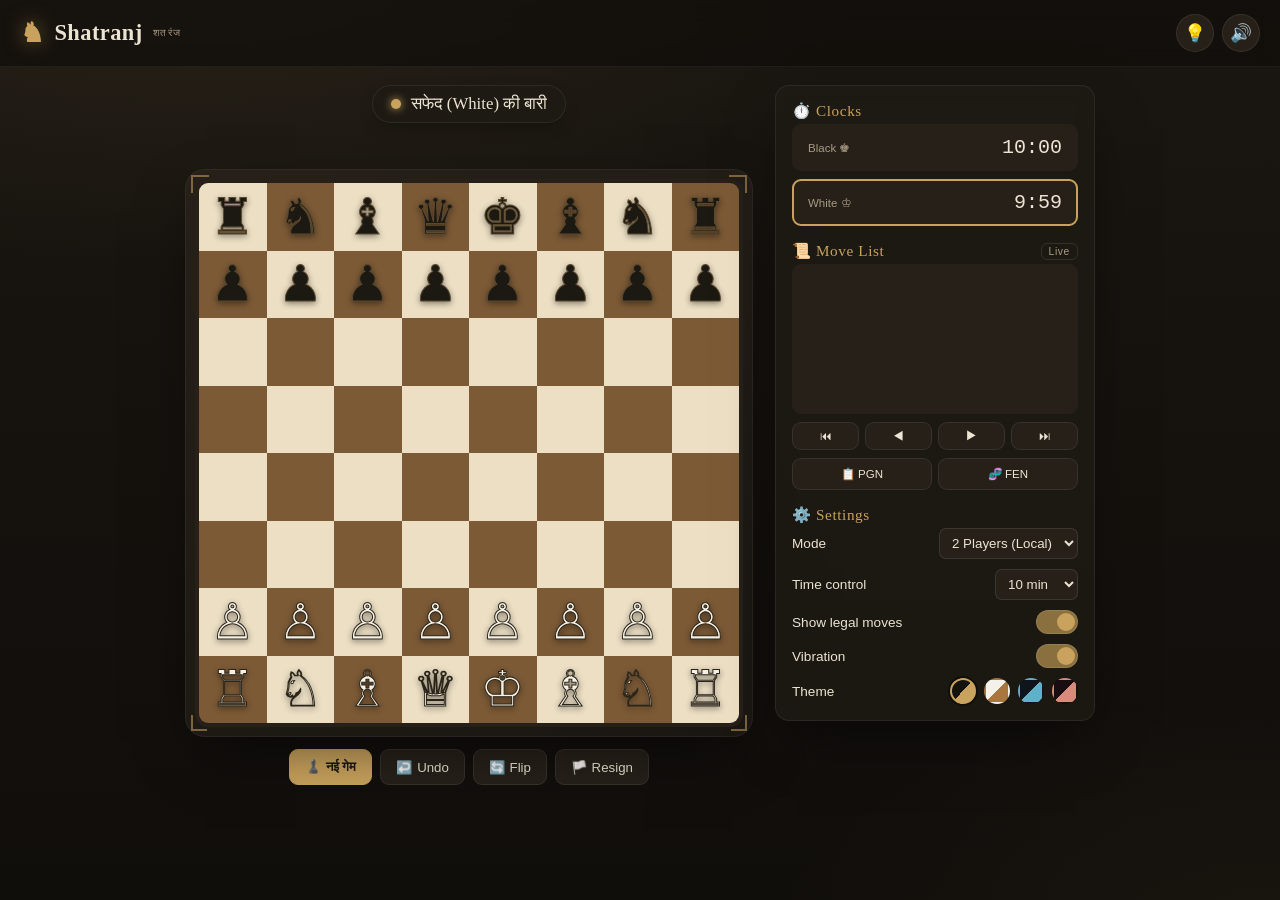
<file: index.html>
<!DOCTYPE html>
<html lang="hi">
<head>
<meta charset="UTF-8">
<meta name="viewport" content="width=device-width, initial-scale=1, maximum-scale=1, viewport-fit=cover">
<title>Shatranj — शतरंज</title>
<meta name="description" content="A complete offline-capable chess app with a non-blocking AI opponent, timers, PGN export, move navigation and more.">
<meta name="theme-color" content="#15120e">
<link rel="manifest" href="manifest.json">
<link rel="icon" href="data:image/svg+xml,%3Csvg xmlns='http://www.w3.org/2000/svg' viewBox='0 0 100 100'%3E%3Crect width='100' height='100' fill='%2315120e'/%3E%3Ctext x='50' y='72' font-size='62' text-anchor='middle' fill='%23c9a35d'%3E♞%3C/text%3E%3C/svg%3E">
<link rel="apple-touch-icon" href="data:image/svg+xml,%3Csvg xmlns='http://www.w3.org/2000/svg' viewBox='0 0 100 100'%3E%3Crect width='100' height='100' fill='%2315120e'/%3E%3Ctext x='50' y='72' font-size='62' text-anchor='middle' fill='%23c9a35d'%3E♞%3C/text%3E%3C/svg%3E">
<style>
:root{
  --bg:#100e0b; --bg2:#1a1611; --panel:#1f1b15cc; --panel2:#262019;
  --ink:#ece4d3; --ink-dim:#a89a82; --gold:#c9a35d; --gold-dim:#8a703f; --gold-bright:#e6c07f;
  --light-sq:#ecdfc4; --dark-sq:#7c5a36;
  --sel:#6fa56f; --move-dot:rgba(20,20,20,.4); --capture-ring:#c0524a;
  --check:#d1554a; --lastmove:rgba(201,163,93,.38);
  --radius:14px; --radius-sm:9px;
  --serif:'Iowan Old Style',Georgia,'Times New Roman',serif;
  --sans:-apple-system,BlinkMacSystemFont,'Segoe UI',Roboto,sans-serif;
  --mono:'SF Mono','Courier New',Courier,monospace;
  --shadow:0 24px 60px -20px rgba(0,0,0,.65);
}
[data-theme="ivory"]{
  --bg:#eee8da; --bg2:#f7f2e6; --panel:#fffdf8dd; --panel2:#e9e1cc;
  --ink:#2a2419; --ink-dim:#7a6f59; --gold:#9a6a34; --gold-dim:#c8a26a; --gold-bright:#7a531f;
  --light-sq:#f6efdc; --dark-sq:#b3865a;
  --check:#a8403a; --lastmove:rgba(154,106,52,.28);
}
[data-theme="slate"]{
  --bg:#0c1119; --bg2:#131c26; --panel:#171e27dd; --panel2:#1f2731;
  --ink:#dbe6ee; --ink-dim:#8295a6; --gold:#5fb0c9; --gold-dim:#3d7d8f; --gold-bright:#8fd6e8;
  --light-sq:#c9d6de; --dark-sq:#3f5c74;
  --check:#e07a68; --lastmove:rgba(95,176,201,.32);
}
[data-theme="rosewood"]{
  --bg:#180d10; --bg2:#221317; --panel:#25141addd; --panel2:#2d181e;
  --ink:#f0e2e0; --ink-dim:#ad8d92; --gold:#d88b7a; --gold-dim:#a85d52; --gold-bright:#f0a894;
  --light-sq:#ecd8ce; --dark-sq:#7a3d3a;
  --check:#ff6a5a; --lastmove:rgba(216,139,122,.32);
}
*{box-sizing:border-box; -webkit-tap-highlight-color:transparent;}
html,body{height:100%;}
body{
  margin:0; color:var(--ink); font-family:var(--sans);
  min-height:100vh; min-height:100dvh; display:flex; flex-direction:column;
  background:
    radial-gradient(1200px 600px at 15% -10%, color-mix(in srgb, var(--gold) 10%, transparent), transparent 60%),
    radial-gradient(900px 500px at 100% 110%, color-mix(in srgb, var(--gold) 6%, transparent), transparent 60%),
    linear-gradient(180deg, var(--bg2), var(--bg));
  transition:background .35s,color .35s;
}
header{
  padding:14px 20px; display:flex; align-items:center; justify-content:space-between;
  border-bottom:1px solid rgba(255,255,255,.06);
  position:sticky; top:0; z-index:20; backdrop-filter:blur(10px);
  background:color-mix(in srgb, var(--bg) 70%, transparent);
}
header h1{
  font-family:var(--serif); font-weight:700; font-size:1.4rem; margin:0;
  letter-spacing:.02em; display:flex; align-items:center; gap:10px;
}
header h1 .pc{color:var(--gold); font-size:1.7rem; filter:drop-shadow(0 0 10px color-mix(in srgb, var(--gold) 50%, transparent));}
header h1 .sub{font-size:.6rem; color:var(--ink-dim); font-weight:400; letter-spacing:.15em; text-transform:uppercase;}
.hdr-tools{display:flex; gap:8px;}
.icon-btn{
  background:var(--panel2); border:1px solid rgba(255,255,255,.08); color:var(--ink);
  width:38px; height:38px; border-radius:50%; display:flex; align-items:center; justify-content:center;
  cursor:pointer; font-size:1.1rem; transition:transform .15s, background .15s; position:relative;
}
.icon-btn:hover{background:var(--gold-dim); transform:translateY(-1px);}
.icon-btn:active{transform:scale(.92);}
.icon-btn .dot-badge{position:absolute; top:2px; right:2px; width:8px; height:8px; border-radius:50%; background:var(--check); display:none;}

main{
  flex:1; display:flex; gap:22px; padding:18px; max-width:1180px; margin:0 auto; width:100%;
  align-items:flex-start; flex-wrap:wrap; justify-content:center;
}
.board-col{display:flex; flex-direction:column; align-items:center; gap:12px; flex:0 0 auto;}

.status-bar{
  display:flex; align-items:center; gap:10px; font-family:var(--serif); font-size:1.05rem;
  background:var(--panel); padding:8px 18px; border-radius:999px; border:1px solid rgba(255,255,255,.07);
  min-height:20px; box-shadow:0 6px 18px -8px rgba(0,0,0,.5);
}
.status-dot{width:10px; height:10px; border-radius:50%; background:var(--gold); box-shadow:0 0 8px var(--gold);}
.status-dot.think{animation:pulse 1s infinite;}
@keyframes pulse{0%,100%{opacity:1;}50%{opacity:.25;}}

.board-frame{
  position:relative; padding:14px; border-radius:calc(var(--radius) + 6px);
  background:linear-gradient(155deg, var(--panel2), var(--bg2));
  box-shadow:var(--shadow), inset 0 0 0 1px rgba(255,255,255,.05);
}
.board-frame::before, .board-frame::after,
.board-frame .cnr-br, .board-frame .cnr-bl{
  content:""; position:absolute; width:16px; height:16px; border:2px solid var(--gold); opacity:.55; pointer-events:none;
}
.board-frame::before{top:6px; left:6px; border-right:none; border-bottom:none;}
.board-frame::after{top:6px; right:6px; border-left:none; border-bottom:none;}
.board-frame .cnr-bl{bottom:6px; left:6px; border-right:none; border-top:none;}
.board-frame .cnr-br{bottom:6px; right:6px; border-left:none; border-top:none;}
.board-wrap{position:relative; width:min(92vw, 540px); aspect-ratio:1/1;}
#board{
  display:grid; grid-template-columns:repeat(8,1fr); grid-template-rows:repeat(8,1fr);
  width:100%; height:100%; border-radius:var(--radius-sm); overflow:hidden;
  box-shadow:0 0 0 4px var(--panel2);
}
.sq{
  position:relative; display:flex; align-items:center; justify-content:center;
  user-select:none; cursor:pointer;
}
.sq.light{background:var(--light-sq);}
.sq.dark{background:var(--dark-sq);}
.sq.lastmove::before{content:"";position:absolute; inset:0; background:var(--lastmove);}
.sq.sel::before{content:"";position:absolute; inset:0; background:rgba(111,165,111,.45);}
.sq.check::before{content:"";position:absolute; inset:0; box-shadow:inset 0 0 0 4px var(--check); border-radius:4px; animation:checkpulse 1s infinite;}
@keyframes checkpulse{0%,100%{box-shadow:inset 0 0 0 4px var(--check);}50%{box-shadow:inset 0 0 0 6px var(--check);}}
.sq .dot{
  position:absolute; width:26%; height:26%; border-radius:50%; background:var(--move-dot); pointer-events:none;
}
.sq .ring{
  position:absolute; inset:6%; border-radius:50%; box-shadow:inset 0 0 0 4px var(--capture-ring); pointer-events:none;
}
.sq .hintmark{position:absolute; inset:8%; border-radius:50%; box-shadow:0 0 0 3px var(--gold-bright); pointer-events:none; animation:hintfade 1.4s ease-out forwards;}
@keyframes hintfade{0%{opacity:1; transform:scale(.7);}30%{opacity:1; transform:scale(1);}100%{opacity:0; transform:scale(1.1);}}
.piece{
  font-size:clamp(28px, 8vw, 50px); line-height:1; filter:drop-shadow(0 2px 3px rgba(0,0,0,.45));
  pointer-events:none; animation:pop-in .16s ease-out;
}
@keyframes pop-in{from{transform:scale(.55); opacity:.4;}to{transform:scale(1); opacity:1;}}
.piece.white{color:#f5f1e6; -webkit-text-stroke:1px #2b2418;}
.piece.black{color:#1c1812; -webkit-text-stroke:1px #5c4a2e;}
.sq.dragging .piece{opacity:0;}
.drag-ghost{
  position:fixed; pointer-events:none; z-index:999; font-size:clamp(28px,8vw,50px);
  transform:translate(-50%,-50%) scale(1.12); filter:drop-shadow(0 8px 14px rgba(0,0,0,.55));
}
.coord-file, .coord-rank{
  position:absolute; font-family:var(--mono); font-size:.6rem; color:var(--ink-dim); opacity:.85; pointer-events:none;
}

.captured{display:flex; gap:14px; width:min(92vw,540px); justify-content:space-between; align-items:center;}
.captured .side{display:flex; flex-wrap:wrap; gap:1px; min-height:22px; font-size:1.15rem;}
.captured .adv{font-family:var(--mono); font-size:.75rem; color:var(--gold); align-self:center; min-width:32px; text-align:center;}

.controls-row{display:flex; gap:8px; flex-wrap:wrap; justify-content:center;}
.btn{
  background:var(--panel2); color:var(--ink); border:1px solid rgba(255,255,255,.08);
  padding:9px 15px; border-radius:9px; cursor:pointer; font-family:var(--sans); font-size:.83rem;
  display:flex; align-items:center; gap:6px; transition:background .15s, transform .1s, box-shadow .15s;
}
.btn:hover{background:var(--gold-dim); color:#1a1812; box-shadow:0 4px 14px -6px rgba(0,0,0,.5);}
.btn:active{transform:scale(.96);}
.btn.primary{background:var(--gold); color:#1a1812; border-color:var(--gold); font-weight:600;}
.btn:disabled{opacity:.4; cursor:not-allowed; transform:none;}

.side-panel{
  width:min(92vw, 320px); background:var(--panel); border:1px solid rgba(255,255,255,.07);
  border-radius:var(--radius); padding:16px; display:flex; flex-direction:column; gap:16px;
  backdrop-filter:blur(8px); box-shadow:var(--shadow);
}
.panel-title{font-family:var(--serif); font-size:.95rem; color:var(--gold); margin:0 0 4px; letter-spacing:.04em; display:flex; align-items:center; justify-content:space-between;}
.panel-title .mini-btn{font-size:.65rem; font-family:var(--sans); color:var(--ink-dim); cursor:pointer; border:1px solid rgba(255,255,255,.1); border-radius:6px; padding:2px 7px;}
.panel-title .mini-btn:hover{color:var(--gold); border-color:var(--gold-dim);}

.clocks{display:flex; flex-direction:column; gap:8px;}
.clock{
  display:flex; justify-content:space-between; align-items:center; padding:10px 14px;
  background:var(--panel2); border-radius:9px; font-family:var(--mono); font-size:1.25rem;
  border:2px solid transparent; transition:border-color .2s;
}
.clock.active{border-color:var(--gold);}
.clock.low{color:var(--check);}
.clock .lbl{font-family:var(--sans); font-size:.72rem; color:var(--ink-dim);}

.moves-box{flex:1; min-height:150px; max-height:260px; overflow-y:auto; background:var(--panel2); border-radius:9px; padding:8px;}
.moves-box table{width:100%; border-collapse:collapse; font-family:var(--mono); font-size:.83rem;}
.moves-box td{padding:4px 6px; cursor:pointer; border-radius:5px;}
.moves-box td.movenum{color:var(--ink-dim); width:26px; cursor:default;}
.moves-box td:hover:not(.movenum){background:rgba(255,255,255,.07);}
.moves-box td.active-move{background:var(--gold); color:#1a1812; font-weight:600;}
.nav-row{display:flex; gap:6px; margin-top:8px;}
.nav-row .btn{flex:1; padding:6px 4px; font-size:.75rem; justify-content:center;}

.opts{display:flex; flex-direction:column; gap:10px; font-size:.85rem;}
.opt-row{display:flex; align-items:center; justify-content:space-between; gap:8px;}
select, input[type=number]{
  background:var(--panel2); color:var(--ink); border:1px solid rgba(255,255,255,.1); border-radius:7px; padding:6px 8px; font-family:var(--sans);
}
.theme-swatches{display:flex; gap:8px;}
.swatch{width:26px; height:26px; border-radius:50%; cursor:pointer; border:2px solid transparent; transition:transform .15s;}
.swatch:hover{transform:scale(1.1);}
.swatch.active{border-color:var(--gold); box-shadow:0 0 0 2px var(--bg);}
.swatch.dark-sw{background:linear-gradient(135deg,#15120e 50%,#c9a35d 50%);}
.swatch.ivory-sw{background:linear-gradient(135deg,#f4f1ea 50%,#a8763f 50%);}
.swatch.slate-sw{background:linear-gradient(135deg,#10151c 50%,#5fb0c9 50%);}
.swatch.rose-sw{background:linear-gradient(135deg,#180d10 50%,#d88b7a 50%);}

.toggle{position:relative; width:42px; height:24px; background:var(--panel2); border-radius:999px; cursor:pointer; border:1px solid rgba(255,255,255,.1);}
.toggle::after{content:"";position:absolute; top:2px; left:2px; width:18px; height:18px; border-radius:50%; background:var(--ink-dim); transition:.2s;}
.toggle.on{background:var(--gold-dim);}
.toggle.on::after{left:20px; background:var(--gold);}

.export-row{display:flex; gap:6px;}
.export-row .btn{flex:1; font-size:.72rem; padding:8px 4px; justify-content:center;}

.modal-bg{
  position:fixed; inset:0; background:rgba(0,0,0,.65); display:none; align-items:center; justify-content:center; z-index:100; padding:16px;
}
.modal-bg.show{display:flex;}
.modal{background:var(--panel); border-radius:var(--radius); padding:24px; max-width:360px; width:100%; text-align:center; border:1px solid rgba(255,255,255,.1); box-shadow:var(--shadow); backdrop-filter:blur(10px);}
.modal h2{font-family:var(--serif); color:var(--gold); margin-top:0;}
.promo-pieces{display:flex; justify-content:center; gap:10px; margin:14px 0;}
.promo-pieces .piece{font-size:42px; cursor:pointer; background:var(--panel2); border-radius:9px; padding:6px 10px;}
.promo-pieces .piece:hover{background:var(--gold-dim);}
.modal-actions{display:flex; gap:8px; margin-top:6px;}
.modal-actions .btn{flex:1; justify-content:center;}

#confettiCanvas{position:fixed; inset:0; pointer-events:none; z-index:200; display:none;}

.toast{
  position:fixed; bottom:18px; left:50%; transform:translateX(-50%) translateY(20px); opacity:0;
  background:var(--panel2); color:var(--ink); padding:10px 18px; border-radius:999px; font-size:.85rem;
  border:1px solid rgba(255,255,255,.1); box-shadow:var(--shadow); transition:opacity .25s, transform .25s; z-index:150;
  pointer-events:none;
}
.toast.show{opacity:1; transform:translateX(-50%) translateY(0);}

footer{text-align:center; padding:14px; color:var(--ink-dim); font-size:.72rem;}

@media (max-width:760px){
  main{flex-direction:column; align-items:center; padding:10px; gap:14px;}
  .side-panel{width:min(94vw,540px);}
  header h1{font-size:1.15rem;}
}
</style>
</head>
<body data-theme="dark">

<header>
  <h1><span class="pc">♞</span> Shatranj <span class="sub">शतरंज</span></h1>
  <div class="hdr-tools">
    <button class="icon-btn" id="hintBtn" title="Hint">💡</button>
    <button class="icon-btn" id="soundBtn" title="Sound">🔊</button>
    <button class="icon-btn" id="installBtn" title="Install App" style="display:none;">⬇️</button>
  </div>
</header>

<main>
  <div class="board-col">
    <div class="status-bar"><span class="status-dot" id="statusDot"></span><span id="statusText">सफेद की बारी (White to move)</span></div>
    <div class="captured">
      <div class="side" id="capByWhite"></div>
      <div class="adv" id="advText"></div>
      <div class="side" id="capByBlack"></div>
    </div>
    <div class="board-frame">
      <span class="cnr-bl"></span><span class="cnr-br"></span>
      <div class="board-wrap"><div id="board"></div></div>
    </div>
    <div class="controls-row">
      <button class="btn primary" id="newGameBtn">♟️ नई गेम</button>
      <button class="btn" id="undoBtn">↩️ Undo</button>
      <button class="btn" id="flipBtn">🔄 Flip</button>
      <button class="btn" id="resignBtn">🏳️ Resign</button>
    </div>
  </div>

  <div class="side-panel">
    <div>
      <p class="panel-title">⏱️ Clocks</p>
      <div class="clocks">
        <div class="clock" id="clockBlack"><span class="lbl">Black ♚</span><span id="timeBlack">10:00</span></div>
        <div class="clock active" id="clockWhite"><span class="lbl">White ♔</span><span id="timeWhite">10:00</span></div>
      </div>
    </div>

    <div>
      <p class="panel-title">📜 Move List <span class="mini-btn" id="liveBtn" title="Jump to live position">Live</span></p>
      <div class="moves-box"><table id="moveTable"><tbody></tbody></table></div>
      <div class="nav-row">
        <button class="btn" id="navStart" title="Start">⏮</button>
        <button class="btn" id="navPrev" title="Previous">◀</button>
        <button class="btn" id="navNext" title="Next">▶</button>
        <button class="btn" id="navEnd" title="Latest">⏭</button>
      </div>
      <div class="export-row" style="margin-top:8px;">
        <button class="btn" id="pgnBtn">📋 PGN</button>
        <button class="btn" id="fenBtn">🧬 FEN</button>
      </div>
    </div>

    <div>
      <p class="panel-title">⚙️ Settings</p>
      <div class="opts">
        <div class="opt-row">Mode
          <select id="modeSel">
            <option value="pvp">2 Players (Local)</option>
            <option value="ai">Vs Computer</option>
          </select>
        </div>
        <div class="opt-row" id="aiRow" style="display:none;">AI Strength
          <select id="aiLevel">
            <option value="0">Easy</option>
            <option value="1" selected>Medium</option>
            <option value="2">Hard</option>
            <option value="3">Expert</option>
          </select>
        </div>
        <div class="opt-row">Time control
          <select id="timeSel">
            <option value="0">No limit</option>
            <option value="3">3 min</option>
            <option value="5">5 min</option>
            <option value="10" selected>10 min</option>
            <option value="15">15 min</option>
          </select>
        </div>
        <div class="opt-row">Show legal moves
          <div class="toggle on" id="hintsToggle"></div>
        </div>
        <div class="opt-row">Vibration
          <div class="toggle on" id="vibToggle"></div>
        </div>
        <div class="opt-row">Theme
          <div class="theme-swatches">
            <div class="swatch dark-sw active" data-theme="dark" title="Walnut"></div>
            <div class="swatch ivory-sw" data-theme="ivory" title="Ivory"></div>
            <div class="swatch slate-sw" data-theme="slate" title="Slate"></div>
            <div class="swatch rose-sw" data-theme="rosewood" title="Rosewood"></div>
          </div>
        </div>
      </div>
    </div>
  </div>
</main>

<div class="modal-bg" id="resumeModal">
  <div class="modal">
    <h2>पिछली गेम मिली 💾</h2>
    <p>आपकी पिछली अधूरी गेम सेव है। जारी रखें?</p>
    <div class="modal-actions">
      <button class="btn" id="resumeNoBtn">नई गेम</button>
      <button class="btn primary" id="resumeYesBtn">जारी रखें</button>
    </div>
  </div>
</div>

<div class="modal-bg" id="promoModal">
  <div class="modal">
    <h2>पदोन्नति चुनें</h2>
    <div class="promo-pieces" id="promoChoices"></div>
  </div>
</div>

<div class="modal-bg" id="endModal">
  <div class="modal">
    <h2 id="endTitle">खेल समाप्त</h2>
    <p id="endDesc"></p>
    <div class="modal-actions">
      <button class="btn" id="endPgnBtn">📋 PGN कॉपी करें</button>
      <button class="btn primary" id="endNewGameBtn">नई गेम</button>
    </div>
  </div>
</div>

<canvas id="confettiCanvas"></canvas>
<div class="toast" id="toast"></div>

<script>
'use strict';
/* ============ CHESS ENGINE (shared logic) ============ */
const GLYPH = {wK:'♔',wQ:'♕',wR:'♖',wB:'♗',wN:'♘',wP:'♙',bK:'♚',bQ:'♛',bR:'♜',bB:'♝',bN:'♞',bP:'♟'};
const FILES = 'abcdefgh';

function emptyBoard(){
  const b = Array.from({length:8},()=>Array(8).fill(null));
  const back = ['R','N','B','Q','K','B','N','R'];
  for(let f=0;f<8;f++){
    b[0][f] = {t:back[f], c:'b'};
    b[1][f] = {t:'P', c:'b'};
    b[6][f] = {t:'P', c:'w'};
    b[7][f] = {t:back[f], c:'w'};
  }
  return b;
}

class ChessGame{
  constructor(){ this.reset(); }
  reset(){
    this.board = emptyBoard();
    this.turn = 'w';
    this.castling = {wK:true,wQ:true,bK:true,bQ:true};
    this.ep = null;
    this.history = [];
    this.posCounts = {};
    this.halfmove = 0;
    this.fullmove = 1;
    this.capturedByWhite = [];
    this.capturedByBlack = [];
    this.snapshots = [this.snapshot()];
    this.bumpRepetition();
  }
  snapshot(){
    return {
      board:this.board.map(row=>row.map(c=>c?{...c}:null)),
      turn:this.turn, castling:{...this.castling}, ep:this.ep?{...this.ep}:null,
      capturedByWhite:[...this.capturedByWhite], capturedByBlack:[...this.capturedByBlack]
    };
  }
  hash(){
    let s = this.turn;
    for(let r=0;r<8;r++) for(let f=0;f<8;f++){ const p=this.board[r][f]; s += p? p.c+p.t : '.'; }
    s += JSON.stringify(this.castling) + (this.ep? this.ep.r+','+this.ep.f : '-');
    return s;
  }
  bumpRepetition(){
    const h = this.hash();
    this.posCounts[h] = (this.posCounts[h]||0) + 1;
    return this.posCounts[h];
  }
  inBounds(r,f){ return r>=0&&r<8&&f>=0&&f<8; }
  pieceAt(r,f){ return this.board[r][f]; }

  pseudoMoves(r,f){
    const p = this.board[r][f];
    if(!p) return [];
    const moves = [];
    const dir = p.c==='w' ? -1 : 1;
    const enemyColor = p.c==='w'?'b':'w';
    const add = (rr,ff,opts={}) => { if(this.inBounds(rr,ff)) moves.push({r:rr,f:ff,...opts}); };
    const slide = (dirs) => {
      for(const [dr,df] of dirs){
        let rr=r+dr, ff=f+df;
        while(this.inBounds(rr,ff)){
          const target = this.board[rr][ff];
          if(!target){ moves.push({r:rr,f:ff}); }
          else { if(target.c===enemyColor) moves.push({r:rr,f:ff,capture:true}); break; }
          rr+=dr; ff+=df;
        }
      }
    };
    switch(p.t){
      case 'P': {
        const oneR = r+dir;
        if(this.inBounds(oneR,f) && !this.board[oneR][f]){
          add(oneR,f);
          const startRow = p.c==='w'?6:1;
          const twoR = r+2*dir;
          if(r===startRow && !this.board[twoR][f]) add(twoR,f,{doublestep:true});
        }
        for(const df of [-1,1]){
          const cf = f+df, cr = r+dir;
          if(this.inBounds(cr,cf)){
            const target = this.board[cr][cf];
            if(target && target.c===enemyColor) add(cr,cf,{capture:true});
            else if(this.ep && this.ep.r===cr && this.ep.f===cf) add(cr,cf,{capture:true, ep:true});
          }
        }
        break;
      }
      case 'N': {
        const deltas = [[-2,-1],[-2,1],[-1,-2],[-1,2],[1,-2],[1,2],[2,-1],[2,1]];
        for(const [dr,df] of deltas){
          const rr=r+dr, ff=f+df;
          if(!this.inBounds(rr,ff)) continue;
          const target = this.board[rr][ff];
          if(!target) add(rr,ff);
          else if(target.c===enemyColor) add(rr,ff,{capture:true});
        }
        break;
      }
      case 'B': slide([[-1,-1],[-1,1],[1,-1],[1,1]]); break;
      case 'R': slide([[-1,0],[1,0],[0,-1],[0,1]]); break;
      case 'Q': slide([[-1,-1],[-1,1],[1,-1],[1,1],[-1,0],[1,0],[0,-1],[0,1]]); break;
      case 'K': {
        for(let dr=-1;dr<=1;dr++) for(let df=-1;df<=1;df++){
          if(dr===0&&df===0) continue;
          const rr=r+dr, ff=f+df;
          if(!this.inBounds(rr,ff)) continue;
          const target = this.board[rr][ff];
          if(!target) add(rr,ff);
          else if(target.c===enemyColor) add(rr,ff,{capture:true});
        }
        const row = p.c==='w'?7:0;
        if(r===row && f===4 && !this.isInCheck(p.c)){
          const kSide = p.c==='w'?'wK':'bK', qSide = p.c==='w'?'wQ':'bQ';
          if(this.castling[kSide] && !this.board[row][5] && !this.board[row][6] &&
             this.board[row][7] && this.board[row][7].t==='R' &&
             !this.squareAttacked(row,5,enemyColor) && !this.squareAttacked(row,6,enemyColor)){
            add(row,6,{castle:'K'});
          }
          if(this.castling[qSide] && !this.board[row][1] && !this.board[row][2] && !this.board[row][3] &&
             this.board[row][0] && this.board[row][0].t==='R' &&
             !this.squareAttacked(row,3,enemyColor) && !this.squareAttacked(row,2,enemyColor)){
            add(row,2,{castle:'Q'});
          }
        }
        break;
      }
    }
    return moves;
  }

  squareAttacked(r,f,byColor){
    const pawnDir = byColor==='w'?1:-1;
    for(const df of [-1,1]){
      const rr=r+pawnDir, ff=f+df;
      if(this.inBounds(rr,ff)){
        const p = this.board[rr][ff];
        if(p && p.c===byColor && p.t==='P') return true;
      }
    }
    const kn = [[-2,-1],[-2,1],[-1,-2],[-1,2],[1,-2],[1,2],[2,-1],[2,1]];
    for(const [dr,df] of kn){
      const rr=r+dr, ff=f+df;
      if(this.inBounds(rr,ff)){
        const p = this.board[rr][ff];
        if(p && p.c===byColor && p.t==='N') return true;
      }
    }
    for(let dr=-1;dr<=1;dr++) for(let df=-1;df<=1;df++){
      if(dr===0&&df===0) continue;
      const rr=r+dr, ff=f+df;
      if(this.inBounds(rr,ff)){
        const p = this.board[rr][ff];
        if(p && p.c===byColor && p.t==='K') return true;
      }
    }
    for(const [dr,df] of [[-1,-1],[-1,1],[1,-1],[1,1]]){
      let rr=r+dr, ff=f+df;
      while(this.inBounds(rr,ff)){
        const p = this.board[rr][ff];
        if(p){ if(p.c===byColor && (p.t==='B'||p.t==='Q')) return true; break; }
        rr+=dr; ff+=df;
      }
    }
    for(const [dr,df] of [[-1,0],[1,0],[0,-1],[0,1]]){
      let rr=r+dr, ff=f+df;
      while(this.inBounds(rr,ff)){
        const p = this.board[rr][ff];
        if(p){ if(p.c===byColor && (p.t==='R'||p.t==='Q')) return true; break; }
        rr+=dr; ff+=df;
      }
    }
    return false;
  }

  findKing(color){
    for(let r=0;r<8;r++) for(let f=0;f<8;f++){
      const p = this.board[r][f];
      if(p && p.c===color && p.t==='K') return {r,f};
    }
    return null;
  }
  isInCheck(color){
    const k = this.findKing(color);
    if(!k) return false;
    return this.squareAttacked(k.r,k.f, color==='w'?'b':'w');
  }

  legalMoves(r,f){
    const p = this.board[r][f];
    if(!p) return [];
    const pseudo = this.pseudoMoves(r,f);
    const legal = [];
    for(const m of pseudo){
      const g = this.cloneLite();
      g.applyMoveRaw(r,f,m.r,m.f,{ep:m.ep, castle:m.castle, promo:'Q'});
      if(!g.isInCheck(p.c)) legal.push(m);
    }
    return legal;
  }

  cloneLite(){
    const g = Object.create(ChessGame.prototype);
    g.board = this.board.map(row=>row.map(c=>c?{...c}:null));
    g.turn = this.turn;
    g.castling = {...this.castling};
    g.ep = this.ep ? {...this.ep} : null;
    g.halfmove = this.halfmove;
    g.fullmove = this.fullmove;
    g.posCounts = this.posCounts || {};
    return g;
  }

  allLegalMoves(color){
    const result = [];
    for(let r=0;r<8;r++) for(let f=0;f<8;f++){
      const p = this.board[r][f];
      if(p && p.c===color){
        const moves = this.legalMoves(r,f);
        for(const m of moves) result.push({from:{r,f}, to:{r:m.r,f:m.f}, capture:m.capture, ep:m.ep, castle:m.castle, doublestep:m.doublestep, piece:p.t, capturedType:m.capture?(m.ep?'P':(this.board[m.r][m.f]&&this.board[m.r][m.f].t)):null});
      }
    }
    return result;
  }

  applyMoveRaw(fr,ff,tr,tf,opts={}){
    const p = this.board[fr][ff];
    let captured = this.board[tr][tf];
    if(opts.ep){
      const capR = p.c==='w'? tr+1 : tr-1;
      captured = this.board[capR][tf];
      this.board[capR][tf] = null;
    }
    this.board[tr][tf] = {...p};
    this.board[fr][ff] = null;
    if(p.t==='P' && (tr===0||tr===7)) this.board[tr][tf].t = opts.promo || 'Q';
    if(opts.castle==='K'){
      const row = p.c==='w'?7:0;
      this.board[row][5] = this.board[row][7];
      this.board[row][7] = null;
    } else if(opts.castle==='Q'){
      const row = p.c==='w'?7:0;
      this.board[row][3] = this.board[row][0];
      this.board[row][0] = null;
    }
    if(p.t==='K'){ this.castling[p.c+'K']=false; this.castling[p.c+'Q']=false; }
    if(p.t==='R'){
      if(fr===(p.c==='w'?7:0) && ff===0) this.castling[p.c+'Q']=false;
      if(fr===(p.c==='w'?7:0) && ff===7) this.castling[p.c+'K']=false;
    }
    if(captured && captured.t==='R'){
      if(tr===0 && tf===0) this.castling.bQ=false;
      if(tr===0 && tf===7) this.castling.bK=false;
      if(tr===7 && tf===0) this.castling.wQ=false;
      if(tr===7 && tf===7) this.castling.wK=false;
    }
    this.ep = opts.doublestep ? {r:(fr+tr)/2, f:ff} : null;
    this.turn = this.turn==='w'?'b':'w';
    return captured;
  }

  makeMove(fr,ff,tr,tf,promo){
    const p = this.board[fr][ff];
    if(!p) return null;
    const legal = this.legalMoves(fr,ff).find(m=>m.r===tr&&m.f===tf);
    if(!legal) return null;
    const prevCastling = {...this.castling};
    const prevEp = this.ep ? {...this.ep} : null;
    const prevHalf = this.halfmove;
    const movingColor = p.c;
    const isCapture = !!legal.capture;
    const isPawn = p.t==='P';
    const fromFile = FILES[ff], fromRank = 8-fr;
    const toFile = FILES[tf], toRank = 8-tr;

    const captured = this.applyMoveRaw(fr,ff,tr,tf,{ep:legal.ep, castle:legal.castle, promo:promo||'Q', doublestep:legal.doublestep});

    if(isCapture || isPawn) this.halfmove = 0; else this.halfmove++;
    if(movingColor==='b') this.fullmove++;

    if(captured){
      if(movingColor==='w') this.capturedByWhite.push(captured.c+captured.t);
      else this.capturedByBlack.push(captured.c+captured.t);
    }

    let san;
    if(legal.castle==='K') san='O-O';
    else if(legal.castle==='Q') san='O-O-O';
    else{
      const pieceLetter = p.t==='P' ? '' : p.t;
      const capStr = isCapture ? 'x' : '';
      const fromStr = p.t==='P' && isCapture ? fromFile : '';
      const promoStr = (isPawn && (tr===0||tr===7)) ? '='+(promo||'Q') : '';
      san = `${pieceLetter}${fromStr}${capStr}${toFile}${toRank}${promoStr}`;
    }
    const oppColor = movingColor==='w'?'b':'w';
    let isCheck=false, isMate=false;
    if(this.isInCheck(oppColor)){
      isCheck = true;
      const oppMoves = this.allLegalMoves(oppColor);
      isMate = oppMoves.length===0;
      san += isMate ? '#' : '+';
    }

    const repCount = this.bumpRepetition();

    this.history.push({fr,ff,tr,tf,piece:p,captured,promo,castle:legal.castle,ep:legal.ep,
      prevCastling, prevEp, prevHalf, san, color:movingColor, isCheck, isMate});
    this.snapshots.push(this.snapshot());
    return {san, captured, isCheck, isMate, repCount};
  }

  undo(){
    const last = this.history.pop();
    if(!last) return false;
    delete this.posCounts[this.hash()];
    this.snapshots.pop();
    const p = last.piece;
    this.board[last.fr][last.ff] = {t:p.t, c:p.c};
    this.board[last.tr][last.tf] = null;
    if(p.t==='P' && (last.tr===0||last.tr===7)) this.board[last.fr][last.ff] = {t:'P', c:p.c};
    if(last.ep){
      const capR = p.c==='w'? last.tr+1 : last.tr-1;
      this.board[capR][last.tf] = last.captured;
    } else if(last.captured){
      this.board[last.tr][last.tf] = last.captured;
    }
    if(last.castle==='K'){
      const row = p.c==='w'?7:0;
      this.board[row][7] = this.board[row][5];
      this.board[row][5] = null;
    } else if(last.castle==='Q'){
      const row = p.c==='w'?7:0;
      this.board[row][0] = this.board[row][3];
      this.board[row][3] = null;
    }
    this.castling = last.prevCastling;
    this.ep = last.prevEp;
    this.halfmove = last.prevHalf;
    if(last.color==='b') this.fullmove--;
    this.turn = last.color;
    if(last.captured){
      const arr = last.color==='w' ? this.capturedByWhite : this.capturedByBlack;
      arr.pop();
    }
    return true;
  }

  insufficientMaterial(){
    const pieces = [];
    for(let r=0;r<8;r++) for(let f=0;f<8;f++) if(this.board[r][f]) pieces.push(this.board[r][f]);
    const nonKing = pieces.filter(p=>p.t!=='K');
    if(nonKing.length===0) return true;
    if(nonKing.length===1 && (nonKing[0].t==='B'||nonKing[0].t==='N')) return true;
    if(nonKing.length===2){
      const [a,b] = nonKing;
      if(a.t==='B' && b.t==='B'){
        // same-color bishops (both light or both dark squared) with no other pieces => draw
        return true;
      }
      if((a.t==='N'&&b.t==='N')) return true;
    }
    return false;
  }

  gameStatus(){
    const color = this.turn;
    const moves = this.allLegalMoves(color);
    const inCheck = this.isInCheck(color);
    if(moves.length===0){
      if(inCheck) return {over:true, result: color==='w'?'black_win':'white_win', reason:'checkmate'};
      return {over:true, result:'draw', reason:'stalemate'};
    }
    if(this.halfmove>=100) return {over:true, result:'draw', reason:'fifty-move rule'};
    if(this.posCounts && this.posCounts[this.hash()]>=3) return {over:true, result:'draw', reason:'threefold repetition'};
    if(this.insufficientMaterial()) return {over:true, result:'draw', reason:'insufficient material'};
    return {over:false, inCheck};
  }

  toPGN(resultTag){
    let out='';
    for(let i=0;i<this.history.length;i+=2){
      out += (i/2+1)+'. '+this.history[i].san+' ';
      if(this.history[i+1]) out += this.history[i+1].san+' ';
    }
    return (out.trim() + (resultTag? ' '+resultTag : '')).trim();
  }

  toFEN(){
    let rows=[];
    for(let r=0;r<8;r++){
      let row='', empty=0;
      for(let f=0;f<8;f++){
        const p = this.board[r][f];
        if(!p){ empty++; continue; }
        if(empty){ row+=empty; empty=0; }
        row += p.c==='w' ? p.t : p.t.toLowerCase();
      }
      if(empty) row+=empty;
      rows.push(row);
    }
    const castleStr = (this.castling.wK?'K':'')+(this.castling.wQ?'Q':'')+(this.castling.bK?'k':'')+(this.castling.bQ?'q':'') || '-';
    const epStr = this.ep ? FILES[this.ep.f]+(8-this.ep.r) : '-';
    return `${rows.join('/')} ${this.turn} ${castleStr} ${epStr} ${this.halfmove} ${this.fullmove}`;
  }
}

/* ============ AI EVAL (used by worker) ============ */
const AI_ENGINE_SRC = `
${emptyBoard.toString()}
${ChessGame.toString()}
const PVALUE = {P:100,N:320,B:330,R:500,Q:900,K:20000};
const PST_P = [[0,0,0,0,0,0,0,0],[50,50,50,50,50,50,50,50],[10,10,20,30,30,20,10,10],[5,5,10,25,25,10,5,5],[0,0,0,20,20,0,0,0],[5,-5,-10,0,0,-10,-5,5],[5,10,10,-20,-20,10,10,5],[0,0,0,0,0,0,0,0]];
const PST_N = [[-50,-40,-30,-30,-30,-30,-40,-50],[-40,-20,0,0,0,0,-20,-40],[-30,0,10,15,15,10,0,-30],[-30,5,15,20,20,15,5,-30],[-30,0,15,20,20,15,0,-30],[-30,5,10,15,15,10,5,-30],[-40,-20,0,5,5,0,-20,-40],[-50,-40,-30,-30,-30,-30,-40,-50]];
const PST_K_MID = [[-30,-40,-40,-50,-50,-40,-40,-30],[-30,-40,-40,-50,-50,-40,-40,-30],[-30,-40,-40,-50,-50,-40,-40,-30],[-30,-40,-40,-50,-50,-40,-40,-30],[-20,-30,-30,-40,-40,-30,-30,-20],[-10,-20,-20,-20,-20,-20,-20,-10],[20,20,0,0,0,0,20,20],[20,30,10,0,0,10,30,20]];
function evaluate(g){
  let score = 0, material = 0;
  for(let r=0;r<8;r++) for(let f=0;f<8;f++){
    const p = g.board[r][f];
    if(!p) continue;
    let val = PVALUE[p.t];
    if(p.t!=='K') material += val;
    if(p.t==='P') val += (p.c==='w' ? PST_P[r][f] : PST_P[7-r][f]);
    if(p.t==='N') val += (p.c==='w' ? PST_N[r][f] : PST_N[7-r][f]);
    if(p.t==='K') val += (p.c==='w' ? PST_K_MID[r][f] : PST_K_MID[7-r][f]);
    score += (p.c==='w' ? val : -val);
  }
  // small mobility bonus
  return score;
}
function orderMoves(moves){
  return moves.slice().sort((a,b)=>{
    const av = a.capture ? (PVALUE[a.capturedType]||0) - PVALUE[a.piece]/10 : -1000;
    const bv = b.capture ? (PVALUE[b.capturedType]||0) - PVALUE[b.piece]/10 : -1000;
    return bv-av;
  });
}
function search(g, depth, alpha, beta, maximizing, tt, deadline){
  const key = g.hash()+'|'+depth;
  const cached = tt.get(key);
  if(cached !== undefined) return cached;
  if(performance.now() > deadline) return evaluate(g);
  const status = g.gameStatus();
  if(depth===0 || status.over){
    if(status.over && status.reason==='checkmate') return maximizing ? -99999+ (5-depth) : 99999-(5-depth);
    if(status.over) return 0;
    const v = evaluate(g);
    tt.set(key, v);
    return v;
  }
  const color = maximizing ? 'w' : 'b';
  const moves = orderMoves(g.allLegalMoves(color));
  let best = maximizing ? -Infinity : Infinity;
  for(const m of moves){
    const ng = g.cloneLite();
    ng.applyMoveRaw(m.from.r,m.from.f,m.to.r,m.to.f,{ep:m.ep, castle:m.castle, promo:'Q', doublestep:m.doublestep});
    const val = search(ng, depth-1, alpha, beta, !maximizing, tt, deadline);
    if(maximizing){ best = Math.max(best,val); alpha = Math.max(alpha,val); }
    else { best = Math.min(best,val); beta = Math.min(beta,val); }
    if(beta<=alpha) break;
    if(performance.now() > deadline) break;
  }
  tt.set(key, best);
  return best;
}
function iterativeDeepening(state, maxDepth, timeLimitMs, randomness){
  const g = Object.create(ChessGame.prototype);
  Object.assign(g, state);
  const color = g.turn;
  const maximizing = color==='w';
  const deadline = performance.now() + timeLimitMs;
  let bestMove = null, bestVal = maximizing? -Infinity:Infinity, reachedDepth=0;
  for(let depth=1; depth<=maxDepth; depth++){
    const tt = new Map();
    const moves = orderMoves(g.allLegalMoves(color));
    if(moves.length===0) break;
    let localBest=null, localVal = maximizing? -Infinity:Infinity;
    for(const m of moves){
      const ng = g.cloneLite();
      ng.applyMoveRaw(m.from.r,m.from.f,m.to.r,m.to.f,{ep:m.ep, castle:m.castle, promo:'Q', doublestep:m.doublestep});
      const val = search(ng, depth-1, -Infinity, Infinity, !maximizing, tt, deadline);
      const adj = val + (randomness? (Math.random()*randomness - randomness/2) : 0);
      if(maximizing ? adj>localVal : adj<localVal){ localVal=adj; localBest=m; }
      if(performance.now() > deadline) break;
    }
    if(localBest){ bestMove=localBest; bestVal=localVal; reachedDepth=depth; }
    if(performance.now() > deadline) break;
  }
  return {move:bestMove, value:bestVal, depth:reachedDepth};
}
self.onmessage = function(e){
  const {state, maxDepth, timeLimitMs, randomness, reqId} = e.data;
  try{
    const result = iterativeDeepening(state, maxDepth, timeLimitMs, randomness);
    self.postMessage({reqId, move: result.move, value: result.value, depth: result.depth});
  }catch(err){
    self.postMessage({reqId, error: String(err)});
  }
};
`;

let aiWorker = null, aiReqId = 0, aiPending = new Map();
function getWorker(){
  if(!aiWorker){
    const blob = new Blob([AI_ENGINE_SRC], {type:'application/javascript'});
    aiWorker = new Worker(URL.createObjectURL(blob));
    aiWorker.onmessage = (e)=>{
      const {reqId, move, value, depth, error} = e.data;
      const resolver = aiPending.get(reqId);
      if(resolver){ aiPending.delete(reqId); error ? resolver.reject(error) : resolver.resolve({move,value,depth}); }
    };
  }
  return aiWorker;
}
function requestAIMove(game, {maxDepth, timeLimitMs, randomness}){
  return new Promise((resolve,reject)=>{
    const w = getWorker();
    const reqId = ++aiReqId;
    aiPending.set(reqId, {resolve,reject});
    const state = {board:game.board, turn:game.turn, castling:game.castling, ep:game.ep, halfmove:game.halfmove, fullmove:game.fullmove};
    w.postMessage({state, maxDepth, timeLimitMs, randomness, reqId});
  });
}
const AI_PRESETS = [
  {label:'Easy',   maxDepth:2, timeLimitMs:250,  randomness:120},
  {label:'Medium', maxDepth:4, timeLimitMs:700,  randomness:40},
  {label:'Hard',   maxDepth:5, timeLimitMs:1400, randomness:10},
  {label:'Expert', maxDepth:6, timeLimitMs:2600, randomness:0},
];

/* ============ UI / APP ============ */
const game = new ChessGame();
let selected = null;
let selectedLegal = [];
let flipped = false;
let mode = 'pvp';
let aiLevelIdx = 1;
let soundOn = true;
let hintsOn = true;
let vibOn = true;
let gameOver = false;
let aiThinking = false;
let timeControl = 10*60;
let timeWhite = timeControl, timeBlack = timeControl;
let clockInterval = null;
let viewIndex = -1; // -1 = live position

const boardEl = document.getElementById('board');
const statusText = document.getElementById('statusText');
const statusDot = document.getElementById('statusDot');
const moveTableBody = document.querySelector('#moveTable tbody');
const capByWhiteEl = document.getElementById('capByWhite');
const capByBlackEl = document.getElementById('capByBlack');
const advText = document.getElementById('advText');
const toastEl = document.getElementById('toast');

function showToast(msg){
  toastEl.textContent = msg;
  toastEl.classList.add('show');
  clearTimeout(showToast._t);
  showToast._t = setTimeout(()=>toastEl.classList.remove('show'), 2200);
}
function vibrate(pattern){ if(vibOn && navigator.vibrate) try{ navigator.vibrate(pattern); }catch(e){} }

function squareColor(r,f){ return (r+f)%2===0 ? 'light' : 'dark'; }

function buildBoardDOM(){
  boardEl.innerHTML='';
  for(let rr=0; rr<8; rr++){
    for(let ff=0; ff<8; ff++){
      const r = flipped ? 7-rr : rr;
      const f = flipped ? 7-ff : ff;
      const sq = document.createElement('div');
      sq.className = 'sq ' + squareColor(r,f);
      sq.dataset.r = r; sq.dataset.f = f;
      sq.addEventListener('click', onSquareClick);
      boardEl.appendChild(sq);
    }
  }
}

function currentBoardState(){
  if(viewIndex>=0 && game.snapshots[viewIndex]) return game.snapshots[viewIndex];
  return {board:game.board, turn:game.turn, capturedByWhite:game.capturedByWhite, capturedByBlack:game.capturedByBlack};
}

function render(){
  const state = currentBoardState();
  const squares = boardEl.children;
  let idx=0;
  for(let rr=0; rr<8; rr++){
    for(let ff=0; ff<8; ff++){
      const r = flipped ? 7-rr : rr;
      const f = flipped ? 7-ff : ff;
      const sq = squares[idx++];
      sq.className = 'sq ' + squareColor(r,f);
      sq.innerHTML='';
      const p = state.board[r][f];
      if(p){
        const span = document.createElement('span');
        span.className = 'piece ' + (p.c==='w'?'white':'black');
        span.textContent = GLYPH[p.c+p.t];
        sq.appendChild(span);
      }
      if(viewIndex===-1){
        const last = game.history[game.history.length-1];
        if(last && ((last.tr===r&&last.tf===f)||(last.fr===r&&last.ff===f))) sq.classList.add('lastmove');
        if(selected && selected.r===r && selected.f===f) sq.classList.add('sel');
        if(hintsOn && selected){
          const mv = selectedLegal.find(m=>m.r===r&&m.f===f);
          if(mv){
            const dot = document.createElement('div');
            dot.className = mv.capture ? 'ring' : 'dot';
            sq.appendChild(dot);
          }
        }
      } else {
        const stepHist = game.history[viewIndex-1];
        if(viewIndex>0 && stepHist && ((stepHist.tr===r&&stepHist.tf===f)||(stepHist.fr===r&&stepHist.ff===f))) sq.classList.add('lastmove');
      }
    }
  }
  if(viewIndex===-1){
    const status = game.gameStatus();
    if(!status.over && status.inCheck){
      const k = game.findKing(game.turn);
      const cellIdx = flipped ? (7-k.r)*8 + (7-k.f) : k.r*8+k.f;
      squares[cellIdx].classList.add('check');
    } else if(status.over && status.reason==='checkmate'){
      const loser = status.result==='white_win' ? 'b' : 'w';
      const k = game.findKing(loser);
      if(k){
        const cellIdx = flipped ? (7-k.r)*8 + (7-k.f) : k.r*8+k.f;
        squares[cellIdx].classList.add('check');
      }
    }
    renderStatus(status);
  } else {
    statusText.textContent = `चाल ${viewIndex} / ${game.history.length} — इतिहास देखा जा रहा है`;
    statusDot.classList.remove('think');
  }
  renderCaptured(state);
  renderMoveList();
  updateClockUI();
}

function renderCaptured(state){
  capByWhiteEl.innerHTML = state.capturedByWhite.map(cp=>`<span class="piece black" style="font-size:1.05rem">${GLYPH[cp]}</span>`).join('');
  capByBlackEl.innerHTML = state.capturedByBlack.map(cp=>`<span class="piece white" style="font-size:1.05rem">${GLYPH[cp]}</span>`).join('');
  const val = {P:1,N:3,B:3,R:5,Q:9};
  let wv=0,bv=0;
  state.capturedByWhite.forEach(cp=>wv+=val[cp[1]]||0);
  state.capturedByBlack.forEach(cp=>bv+=val[cp[1]]||0);
  const diff = wv-bv;
  advText.textContent = diff===0 ? '' : (diff>0 ? `+${diff}` : `${diff}`);
}

function renderMoveList(){
  moveTableBody.innerHTML='';
  for(let i=0;i<game.history.length;i+=2){
    const tr = document.createElement('tr');
    const num = document.createElement('td');
    num.className='movenum'; num.textContent = (i/2+1)+'.';
    const w = document.createElement('td'); w.textContent = game.history[i]?.san||'';
    w.dataset.idx = i+1;
    if(viewIndex===i+1) w.classList.add('active-move');
    const b = document.createElement('td'); b.textContent = game.history[i+1]?.san||'';
    if(game.history[i+1]){ b.dataset.idx = i+2; if(viewIndex===i+2) b.classList.add('active-move'); }
    tr.appendChild(num); tr.appendChild(w); tr.appendChild(b);
    moveTableBody.appendChild(tr);
  }
  if(viewIndex===-1 || viewIndex===game.history.length){
    const rows = moveTableBody.querySelectorAll('td[data-idx]');
    if(!rows.length===false && game.history.length){
      const lastCell = [...rows].find(td=>+td.dataset.idx===game.history.length);
      if(lastCell) lastCell.classList.add('active-move');
    }
  }
  moveTableBody.parentElement.parentElement.scrollTop = moveTableBody.parentElement.parentElement.scrollHeight;
}

function renderStatus(status){
  if(status.over){
    if(!gameOver){
      gameOver = true;
      stopClock();
      let title, desc;
      if(status.reason==='checkmate'){
        const winner = status.result==='white_win' ? 'सफेद (White)' : 'काला (Black)';
        title = 'चेकमेट! 🏆'; desc = `${winner} जीत गया!`;
        statusText.textContent = `Checkmate — ${winner} wins`;
        launchConfetti();
        vibrate([80,40,80,40,160]);
      } else {
        title = 'ड्रॉ 🤝'; desc = status.reason;
        statusText.textContent = `Draw (${status.reason})`;
      }
      showEndModal(title, desc);
      saveGame();
    }
    statusDot.classList.remove('think');
    return;
  }
  const turnName = game.turn==='w' ? 'सफेद (White)' : 'काला (Black)';
  let extra = status.inCheck ? ' — Check!' : '';
  statusText.textContent = `${turnName} की बारी${extra}`;
  statusDot.classList.toggle('think', aiThinking);
}

function showEndModal(title, desc){
  document.getElementById('endTitle').textContent = title;
  document.getElementById('endDesc').textContent = desc;
  document.getElementById('endModal').classList.add('show');
}

function clearSelection(){ selected=null; selectedLegal=[]; }

function onSquareClick(e){
  if(gameOver || aiThinking || viewIndex!==-1) return;
  const r = +e.currentTarget.dataset.r, f = +e.currentTarget.dataset.f;
  if(mode==='ai' && game.turn==='b') return;
  const p = game.board[r][f];
  if(selected){
    const mv = selectedLegal.find(m=>m.r===r&&m.f===f);
    if(mv){
      doMove(selected.r, selected.f, r, f);
      clearSelection();
      render();
      return;
    }
    if(p && p.c===game.turn){
      selected = {r,f};
      selectedLegal = game.legalMoves(r,f);
      render();
      return;
    }
    clearSelection(); render();
    return;
  }
  if(p && p.c===game.turn){
    selected = {r,f};
    selectedLegal = game.legalMoves(r,f);
    render();
  }
}

function doMove(fr,ff,tr,tf){
  const p = game.board[fr][ff];
  const isPromo = p.t==='P' && (tr===0||tr===7);
  if(isPromo){
    askPromotion(p.c).then(choice=>{ finishMove(fr,ff,tr,tf,choice); });
  } else {
    finishMove(fr,ff,tr,tf,null);
  }
}

function finishMove(fr,ff,tr,tf,promo){
  const res = game.makeMove(fr,ff,tr,tf,promo);
  if(!res) return;
  viewIndex = -1;
  playSound(res.isMate ? 'end' : res.isCheck ? 'check' : res.captured ? 'capture' : 'move');
  vibrate(res.captured ? 30 : 15);
  render();
  switchClockTurn();
  saveGame();
  if(!gameOver && mode==='ai' && game.turn==='b'){
    aiMove();
  }
}

function askPromotion(color){
  return new Promise(resolve=>{
    const modal = document.getElementById('promoModal');
    const box = document.getElementById('promoChoices');
    box.innerHTML='';
    ['Q','R','B','N'].forEach(t=>{
      const span = document.createElement('span');
      span.className = 'piece ' + (color==='w'?'white':'black');
      span.textContent = GLYPH[color+t];
      span.onclick = ()=>{ modal.classList.remove('show'); resolve(t); };
      box.appendChild(span);
    });
    modal.classList.add('show');
  });
}

async function aiMove(){
  if(gameOver) return;
  aiThinking = true;
  statusDot.classList.add('think');
  try{
    const preset = AI_PRESETS[aiLevelIdx];
    const {move} = await requestAIMove(game, preset);
    if(!move || gameOver) { aiThinking=false; return; }
    const res = game.makeMove(move.from.r, move.from.f, move.to.r, move.to.f, 'Q');
    aiThinking = false;
    viewIndex = -1;
    playSound(res && res.isMate ? 'end' : res && res.isCheck ? 'check' : res && res.captured ? 'capture' : 'move');
    vibrate(res && res.captured ? 30 : 15);
    render();
    switchClockTurn();
    saveGame();
  }catch(err){
    aiThinking = false;
    showToast('AI में समस्या हुई, फिर कोशिश करें');
    render();
  }
}

async function giveHint(){
  if(gameOver || aiThinking || (mode==='ai' && game.turn==='b') || viewIndex!==-1) return;
  showToast('सोच रहा हूँ...');
  try{
    const {move} = await requestAIMove(game, {maxDepth:3, timeLimitMs:500, randomness:0});
    if(!move) return;
    const cellIdx = (idx)=> (flipped ? (7-idx.r)*8+(7-idx.f) : idx.r*8+idx.f);
    const fromEl = boardEl.children[cellIdx(move.from)];
    const toEl = boardEl.children[cellIdx(move.to)];
    [fromEl,toEl].forEach(el=>{
      const mark = document.createElement('div');
      mark.className='hintmark';
      el.appendChild(mark);
    });
    showToast(`सुझाव: ${FILES[move.from.f]}${8-move.from.r} → ${FILES[move.to.f]}${8-move.to.r}`);
  }catch(err){ showToast('सुझाव उपलब्ध नहीं'); }
}

/* ---- Drag & drop (pointer events) ---- */
let dragData = null;
boardEl.addEventListener('pointerdown', e=>{
  if(gameOver || aiThinking || viewIndex!==-1) return;
  const sqEl = e.target.closest('.sq');
  if(!sqEl) return;
  const r = +sqEl.dataset.r, f = +sqEl.dataset.f;
  if(mode==='ai' && game.turn==='b') return;
  const p = game.board[r][f];
  if(!p || p.c!==game.turn) return;
  selected = {r,f};
  selectedLegal = game.legalMoves(r,f);
  render();
  dragData = {r,f, el: document.createElement('div')};
  dragData.el.className='drag-ghost';
  dragData.el.textContent = GLYPH[p.c+p.t];
  document.body.appendChild(dragData.el);
  moveGhost(e);
  const cellIdx = (flipped?(7-r):r)*8 + (flipped?(7-f):f);
  boardEl.children[cellIdx].classList.add('dragging');
});
function moveGhost(e){
  if(!dragData) return;
  dragData.el.style.left = e.clientX+'px';
  dragData.el.style.top = e.clientY+'px';
}
window.addEventListener('pointermove', e=>{ if(dragData) moveGhost(e); });
window.addEventListener('pointerup', e=>{
  if(!dragData) return;
  const target = document.elementFromPoint(e.clientX, e.clientY);
  const sqEl = target && target.closest ? target.closest('.sq') : null;
  dragData.el.remove();
  Array.from(boardEl.children).forEach(c=>c.classList.remove('dragging'));
  if(sqEl){
    const r = +sqEl.dataset.r, f = +sqEl.dataset.f;
    const mv = selectedLegal.find(m=>m.r===r&&m.f===f);
    if(mv){
      doMove(dragData.r, dragData.f, r, f);
      clearSelection();
    }
  }
  dragData = null;
  render();
});

/* ---- Sound (WebAudio, no external files) ---- */
let actx;
function playSound(type){
  if(!soundOn) return;
  try{
    actx = actx || new (window.AudioContext||window.webkitAudioContext)();
    const freqs = {move:440, capture:220, check:520, end:660};
    const o = actx.createOscillator();
    const g = actx.createGain();
    o.connect(g); g.connect(actx.destination);
    o.frequency.value = freqs[type] || 440;
    if(type==='end'){
      o.frequency.setValueAtTime(660, actx.currentTime);
      o.frequency.exponentialRampToValueAtTime(330, actx.currentTime+0.4);
    }
    g.gain.setValueAtTime(0.12, actx.currentTime);
    g.gain.exponentialRampToValueAtTime(0.001, actx.currentTime+(type==='end'?0.45:0.18));
    o.start(); o.stop(actx.currentTime+(type==='end'?0.45:0.18));
  }catch(err){}
}

/* ---- Clocks ---- */
function fmtTime(s){
  if(s<0) s=0;
  const m = Math.floor(s/60), sec = Math.floor(s%60);
  return `${m}:${sec.toString().padStart(2,'0')}`;
}
function updateClockUI(){
  document.getElementById('timeWhite').textContent = timeControl? fmtTime(timeWhite) : '∞';
  document.getElementById('timeBlack').textContent = timeControl? fmtTime(timeBlack) : '∞';
  document.getElementById('clockWhite').classList.toggle('active', game.turn==='w' && !gameOver && viewIndex===-1);
  document.getElementById('clockBlack').classList.toggle('active', game.turn==='b' && !gameOver && viewIndex===-1);
  document.getElementById('clockWhite').classList.toggle('low', timeControl && timeWhite<=20);
  document.getElementById('clockBlack').classList.toggle('low', timeControl && timeBlack<=20);
}
function startClock(){
  stopClock();
  if(!timeControl) return;
  clockInterval = setInterval(()=>{
    if(gameOver) return stopClock();
    if(game.turn==='w'){ timeWhite--; if(timeWhite<=0){ timeWhite=0; endByTimeout('w'); } }
    else { timeBlack--; if(timeBlack<=0){ timeBlack=0; endByTimeout('b'); } }
    updateClockUI();
  },1000);
}
function stopClock(){ if(clockInterval){ clearInterval(clockInterval); clockInterval=null; } }
function switchClockTurn(){ if(!gameOver) startClock(); }
function endByTimeout(color){
  gameOver = true; stopClock();
  const winner = color==='w' ? 'काला (Black)' : 'सफेद (White)';
  statusText.textContent = `समय समाप्त — ${winner} जीत गया`;
  showEndModal('समय समाप्त ⏰', `${winner} जीत गया (समय समाप्त होने से)`);
  saveGame();
}

/* ---- Move navigation ---- */
function gotoIndex(idx){
  viewIndex = Math.max(0, Math.min(idx, game.history.length));
  if(viewIndex===game.history.length) viewIndex=-1;
  render();
}
document.getElementById('navStart').addEventListener('click', ()=>gotoIndex(0));
document.getElementById('navPrev').addEventListener('click', ()=>gotoIndex((viewIndex===-1?game.history.length:viewIndex)-1));
document.getElementById('navNext').addEventListener('click', ()=>gotoIndex((viewIndex===-1?game.history.length:viewIndex)+1));
document.getElementById('navEnd').addEventListener('click', ()=>{ viewIndex=-1; render(); });
document.getElementById('liveBtn').addEventListener('click', ()=>{ viewIndex=-1; render(); });
moveTableBody.addEventListener('click', e=>{
  const td = e.target.closest('td[data-idx]');
  if(!td) return;
  gotoIndex(+td.dataset.idx);
});
document.addEventListener('keydown', e=>{
  if(e.key==='ArrowLeft'){ gotoIndex((viewIndex===-1?game.history.length:viewIndex)-1); }
  else if(e.key==='ArrowRight'){ gotoIndex((viewIndex===-1?game.history.length:viewIndex)+1); }
  else if(e.key==='Escape'){ clearSelection(); render(); }
});

/* ---- Export ---- */
async function copyToClipboard(text, label){
  try{ await navigator.clipboard.writeText(text); showToast(`${label} कॉपी हो गया ✅`); }
  catch(e){ showToast('कॉपी नहीं हो सका'); }
}
document.getElementById('pgnBtn').addEventListener('click', ()=>copyToClipboard(game.toPGN(), 'PGN'));
document.getElementById('fenBtn').addEventListener('click', ()=>copyToClipboard(game.toFEN(), 'FEN'));
document.getElementById('endPgnBtn').addEventListener('click', ()=>copyToClipboard(game.toPGN(), 'PGN'));

/* ---- Controls ---- */
document.getElementById('newGameBtn').addEventListener('click', ()=>newGame());
document.getElementById('endNewGameBtn').addEventListener('click', ()=>{ document.getElementById('endModal').classList.remove('show'); newGame(); });
document.getElementById('undoBtn').addEventListener('click', ()=>{
  if(aiThinking) return;
  if(gameOver){ gameOver=false; document.getElementById('endModal').classList.remove('show'); }
  game.undo();
  if(mode==='ai' && game.history.length && game.history[game.history.length-1].color==='w'){
    game.undo();
  }
  viewIndex = -1;
  clearSelection();
  render();
  startClock();
  saveGame();
});
document.getElementById('flipBtn').addEventListener('click', ()=>{ flipped=!flipped; buildBoardDOM(); render(); });
document.getElementById('resignBtn').addEventListener('click', ()=>{
  if(gameOver) return;
  gameOver = true; stopClock();
  const winner = game.turn==='w' ? 'काला (Black)' : 'सफेद (White)';
  showEndModal('त्याग दिया 🏳️', `${winner} जीत गया`);
  saveGame();
});
document.getElementById('soundBtn').addEventListener('click', e=>{
  soundOn = !soundOn;
  e.currentTarget.textContent = soundOn ? '🔊' : '🔇';
  saveSettings();
});
document.getElementById('hintBtn').addEventListener('click', giveHint);
document.getElementById('hintsToggle').addEventListener('click', e=>{
  hintsOn = !hintsOn; e.currentTarget.classList.toggle('on', hintsOn); render(); saveSettings();
});
document.getElementById('vibToggle').addEventListener('click', e=>{
  vibOn = !vibOn; e.currentTarget.classList.toggle('on', vibOn); saveSettings();
});
document.getElementById('modeSel').addEventListener('change', e=>{
  mode = e.target.value;
  document.getElementById('aiRow').style.display = mode==='ai' ? 'flex':'none';
  saveSettings();
  newGame();
});
document.getElementById('aiLevel').addEventListener('change', e=>{ aiLevelIdx = +e.target.value; saveSettings(); });
document.getElementById('timeSel').addEventListener('change', e=>{
  timeControl = (+e.target.value)*60;
  timeWhite = timeControl; timeBlack = timeControl;
  updateClockUI();
  saveSettings();
});
document.querySelectorAll('.swatch').forEach(sw=>{
  sw.addEventListener('click', ()=>{
    document.body.dataset.theme = sw.dataset.theme;
    document.querySelectorAll('.swatch').forEach(s=>s.classList.remove('active'));
    sw.classList.add('active');
    saveSettings();
  });
});

function newGame(){
  game.reset();
  clearSelection();
  gameOver = false;
  aiThinking = false;
  viewIndex = -1;
  timeWhite = timeControl; timeBlack = timeControl;
  document.getElementById('endModal').classList.remove('show');
  render();
  startClock();
  saveGame();
}

/* ---- Confetti ---- */
function launchConfetti(){
  const canvas = document.getElementById('confettiCanvas');
  canvas.style.display='block';
  canvas.width = innerWidth; canvas.height = innerHeight;
  const ctx = canvas.getContext('2d');
  const colors = ['#c9a35d','#e6c07f','#ece4d3','#8a703f','#f0e2e0'];
  const parts = Array.from({length:120},()=>({
    x:Math.random()*canvas.width, y:-20-Math.random()*canvas.height*0.3,
    vx:(Math.random()-0.5)*3, vy:2+Math.random()*4, size:4+Math.random()*5,
    color:colors[Math.floor(Math.random()*colors.length)], rot:Math.random()*360, vr:(Math.random()-0.5)*10
  }));
  let frame=0;
  function tick(){
    frame++;
    ctx.clearRect(0,0,canvas.width,canvas.height);
    let alive=false;
    for(const p of parts){
      p.x+=p.vx; p.y+=p.vy; p.rot+=p.vr;
      if(p.y < canvas.height+20) alive=true;
      ctx.save();
      ctx.translate(p.x,p.y); ctx.rotate(p.rot*Math.PI/180);
      ctx.fillStyle=p.color;
      ctx.fillRect(-p.size/2,-p.size/2,p.size,p.size*0.6);
      ctx.restore();
    }
    if(alive && frame<260) requestAnimationFrame(tick);
    else { canvas.style.display='none'; ctx.clearRect(0,0,canvas.width,canvas.height); }
  }
  tick();
}

/* ---- Persistence ---- */
const SAVE_KEY = 'shatranj_save_v1';
const SETTINGS_KEY = 'shatranj_settings_v1';
function saveGame(){
  try{
    const data = {
      board:game.board, turn:game.turn, castling:game.castling, ep:game.ep,
      history:game.history.map(h=>({fr:h.fr,ff:h.ff,tr:h.tr,tf:h.tf,piece:h.piece,captured:h.captured,promo:h.promo,castle:h.castle,ep:h.ep,san:h.san,color:h.color})),
      halfmove:game.halfmove, fullmove:game.fullmove,
      capturedByWhite:game.capturedByWhite, capturedByBlack:game.capturedByBlack,
      posCounts:game.posCounts, snapshots:game.snapshots,
      mode, aiLevelIdx, timeControl, timeWhite, timeBlack, flipped, gameOver
    };
    localStorage.setItem(SAVE_KEY, JSON.stringify(data));
  }catch(e){}
}
function saveSettings(){
  try{
    localStorage.setItem(SETTINGS_KEY, JSON.stringify({
      soundOn, hintsOn, vibOn, mode, aiLevelIdx, timeControl, theme:document.body.dataset.theme
    }));
  }catch(e){}
}
function loadSettings(){
  try{
    const raw = localStorage.getItem(SETTINGS_KEY);
    if(!raw) return;
    const s = JSON.parse(raw);
    soundOn = s.soundOn!==false; hintsOn = s.hintsOn!==false; vibOn = s.vibOn!==false;
    mode = s.mode||'pvp'; aiLevelIdx = s.aiLevelIdx??1; timeControl = s.timeControl??600;
    document.getElementById('soundBtn').textContent = soundOn?'🔊':'🔇';
    document.getElementById('hintsToggle').classList.toggle('on', hintsOn);
    document.getElementById('vibToggle').classList.toggle('on', vibOn);
    document.getElementById('modeSel').value = mode;
    document.getElementById('aiRow').style.display = mode==='ai'?'flex':'none';
    document.getElementById('aiLevel').value = aiLevelIdx;
    document.getElementById('timeSel').value = timeControl/60;
    if(s.theme){
      document.body.dataset.theme = s.theme;
      document.querySelectorAll('.swatch').forEach(sw=>sw.classList.toggle('active', sw.dataset.theme===s.theme));
    }
  }catch(e){}
}
function tryResume(){
  try{
    const raw = localStorage.getItem(SAVE_KEY);
    if(!raw) { newGame(); return; }
    const d = JSON.parse(raw);
    if(!d.history || !d.history.length || d.gameOver){ newGame(); return; }
    document.getElementById('resumeModal').classList.add('show');
    document.getElementById('resumeYesBtn').onclick = ()=>{
      Object.assign(game, {
        board:d.board, turn:d.turn, castling:d.castling, ep:d.ep,
        history:d.history, halfmove:d.halfmove, fullmove:d.fullmove,
        capturedByWhite:d.capturedByWhite, capturedByBlack:d.capturedByBlack,
        posCounts:d.posCounts||{}, snapshots:d.snapshots||[game.snapshot()]
      });
      timeWhite = d.timeWhite ?? timeControl; timeBlack = d.timeBlack ?? timeControl;
      flipped = !!d.flipped;
      gameOver = false; viewIndex=-1;
      buildBoardDOM();
      render();
      startClock();
      document.getElementById('resumeModal').classList.remove('show');
    };
    document.getElementById('resumeNoBtn').onclick = ()=>{
      document.getElementById('resumeModal').classList.remove('show');
      newGame();
    };
  }catch(e){ newGame(); }
}

/* ---- Init ---- */
loadSettings();
buildBoardDOM();
tryResume();

/* ---- PWA: service worker + install prompt ---- */
if('serviceWorker' in navigator){
  window.addEventListener('load', ()=>{
    navigator.serviceWorker.register('sw.js').catch(()=>{});
  });
}
let deferredPrompt;
window.addEventListener('beforeinstallprompt', e=>{
  e.preventDefault();
  deferredPrompt = e;
  document.getElementById('installBtn').style.display='flex';
});
document.getElementById('installBtn').addEventListener('click', async ()=>{
  if(!deferredPrompt) return;
  deferredPrompt.prompt();
  await deferredPrompt.userChoice;
  deferredPrompt = null;
  document.getElementById('installBtn').style.display='none';
});
window.addEventListener('beforeunload', saveGame);
</script>
</body>
</html>
</file>
